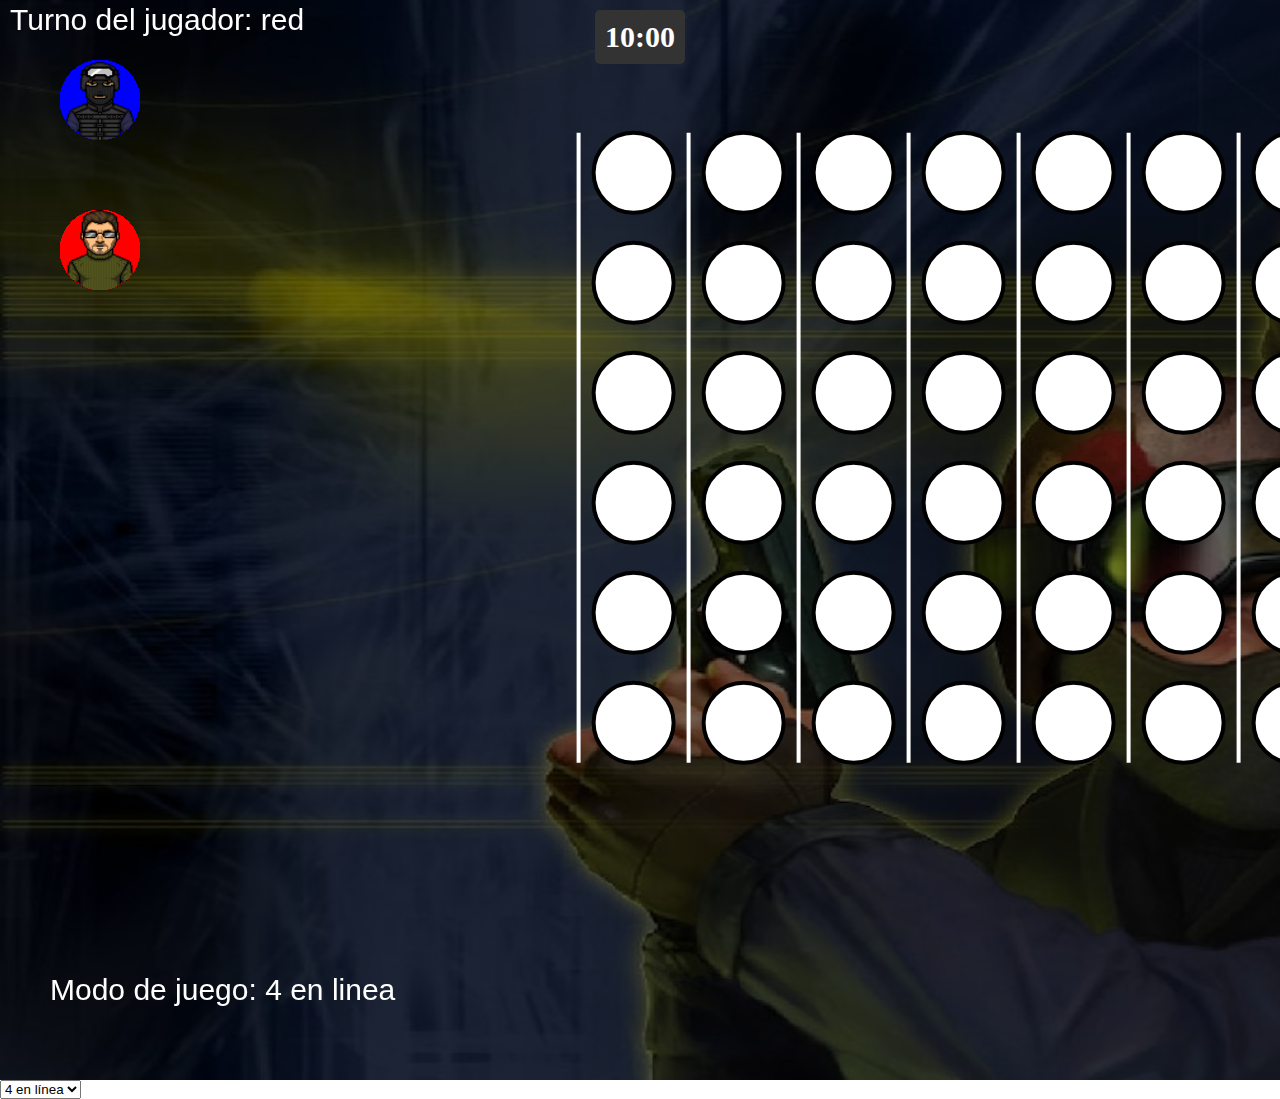
<file: game.html>
<!DOCTYPE html>
<html lang="es">
<head>
    <meta charset="UTF-8">
    <meta name="viewport" content="width=device-width, initial-scale=1.0">
    <title>Conecta 4</title>
    <link rel="stylesheet" href="style.css">
</head>
<body>
    
    <canvas id="gameCanvas" width="1920" height="1080"></canvas>
    <div class="cronometro-container">
        <div id="cronometro" class="cronometro-display">00:00</div>
    </div>
    <select id="tamanioTablero">
        <option value="4">4 en línea</option>
        <option value="5">5 en línea</option>
        <option value="6">6 en línea</option>
        <option value="7">7 en línea</option>
    </select>
    <script type="module" src="./game.js"></script>
</body>
</html>
</file>
<file: style.css>
body, html {
    margin: 0;
    padding: 0;
}

canvas {
    display: block;
}

.cronometro-container {
    display: flex;
    justify-content: center; /* Centra horizontalmente */
    align-items: center; /* Centra verticalmente */
    position: fixed;
    top: 10px; 
    left: 0; 
    width: 100vw; /* Ocupa todo el ancho de la ventana */
    height: auto; 
    z-index: 999; 
}

.cronometro-display {
    font-size: 30px;
    font-weight: bold;
    background-color: #333;
    color: #fff;
    padding: 10px;
    border-radius: 5px;
}
</file>
